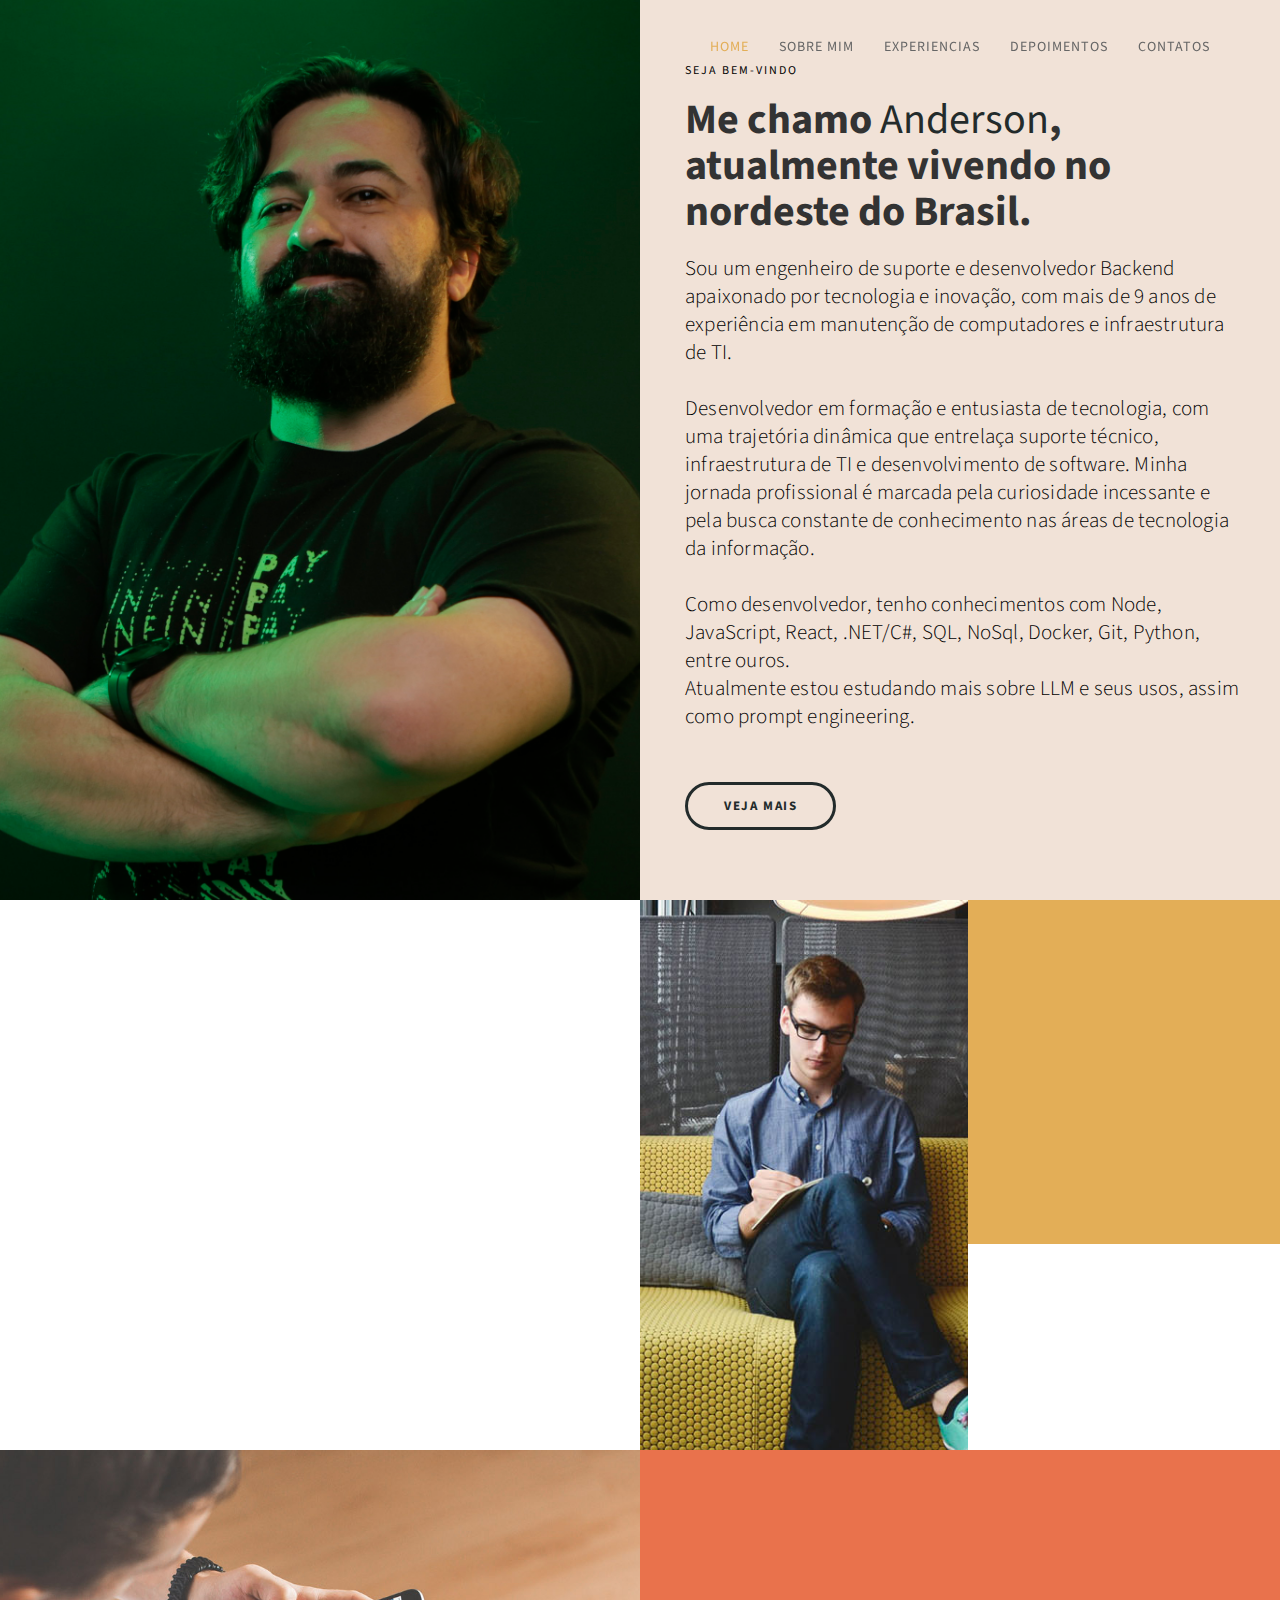
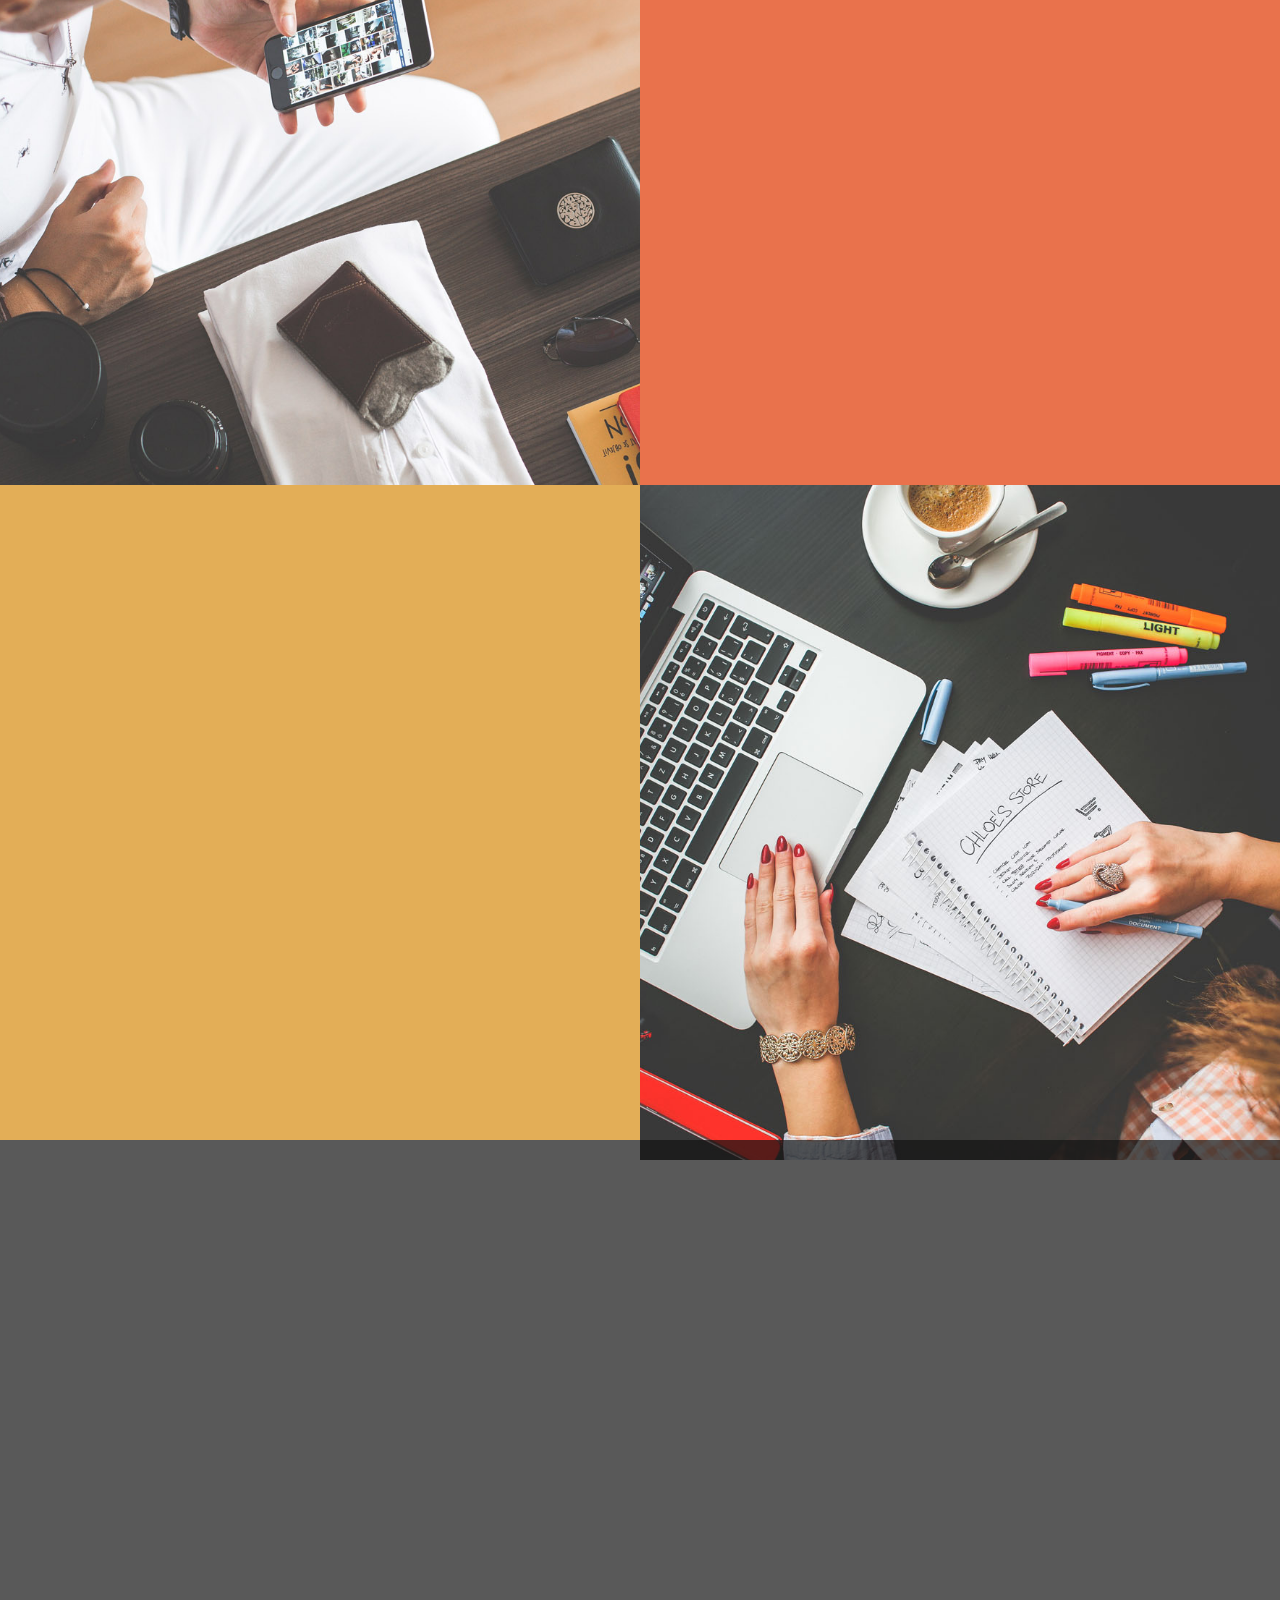
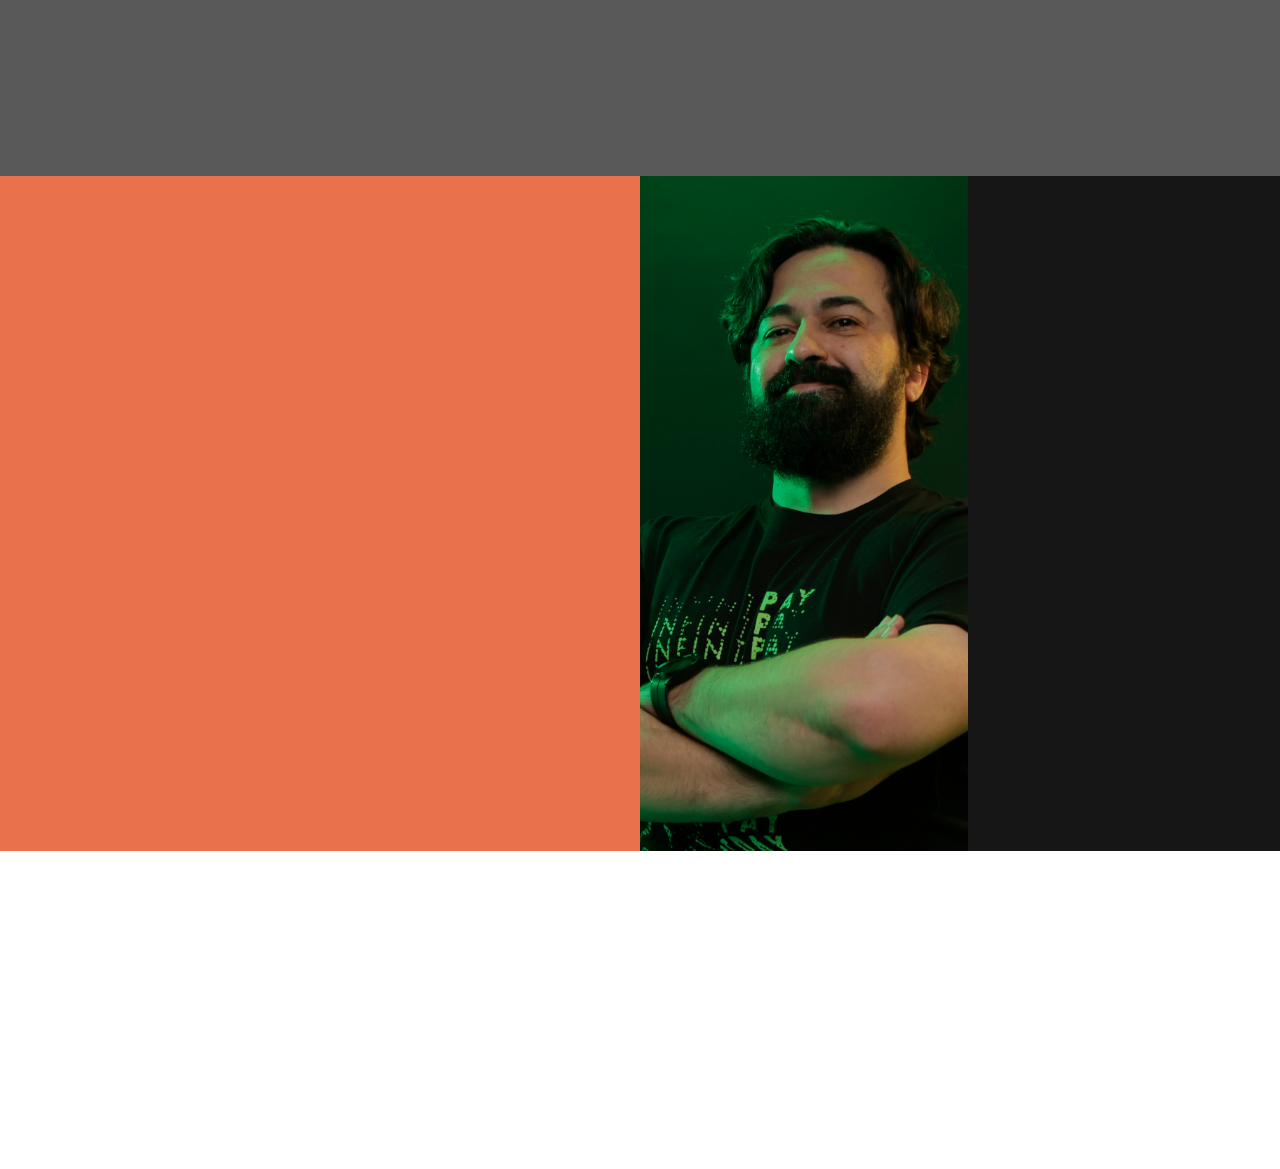
<file: index.html>
<!DOCTYPE html>
<html lang="pt-BR">
  <head>
    <meta charset="UTF-8" />
    <link rel="icon" href="./images/lambda.png" />
    <meta http-equiv="X-UA-Compatible" content="IE=Edge" />
    <meta
      name="description"
      content="Profissional desenvolvedor backend / suporte, com conhecimento na área de infraestrutura"
    />
    <meta
      name="keywords"
      content="resume, apresentação, institucional, backend, suporte"
    />
    <meta name="author" content="templatemo" />
    <meta
      name="viewport"
      content="width=device-width, initial-scale=1, maximum-scale=1"
    />

    <title>Anderson coelho goulart</title>
    <!--
Stimulus Template
http://www.templatemo.com/tm-498-stimulus
-->
    <link rel="stylesheet" href="css/bootstrap.min.css" />
    <link rel="stylesheet" href="css/animate.css" />
    <link rel="stylesheet" href="css/font-awesome.min.css" />
    <link rel="stylesheet" href="css/templatemo-style.css" />
    <link rel="stylesheet" href="./detail.css" />

    <link
      href="https://fonts.googleapis.com/css?family=Source+Sans+Pro:300,400,700"
      rel="stylesheet"
    />
  </head>
  <body data-spy="scroll" data-target=".navbar-collapse" data-offset="50">
    <!-- PRE LOADER -->

    <div class="preloader">
      <div class="spinner">
        <span class="spinner-rotate"></span>
      </div>
    </div>

    <!-- Navigation Section -->

    <div class="navbar navbar-fixed-top custom-navbar" role="navigation">
      <div class="container">
        <!-- navbar header -->
        <div class="navbar-header">
          <button
            class="navbar-toggle"
            data-toggle="collapse"
            data-target=".navbar-collapse"
          >
            <span class="icon icon-bar"></span>
            <span class="icon icon-bar"></span>
            <span class="icon icon-bar"></span>
          </button>
          <a href="#" class="navbar-brand"></a>
        </div>

        <div class="collapse navbar-collapse">
          <ul class="nav navbar-nav navbar-right">
            <li><a href="#home" class="smoothScroll">Home</a></li>
            <li><a href="#about" class="smoothScroll">Sobre mim</a></li>
            <li><a href="#experience" class="smoothScroll">Experiencias</a></li>
            <li><a href="#quotes" class="smoothScroll">Depoimentos</a></li>
            <li><a href="#contact" class="smoothScroll">Contatos</a></li>
          </ul>
        </div>
      </div>
    </div>

    <!-- Home Section -->

    <section id="home" class="parallax-section">
      <div class="container">
        <div class="row">
          <div class="col-md-6 col-sm-6">
            <div class="home-img"></div>
          </div>

          <div class="col-md-6 col-sm-6">
            <div class="home-thumb">
              <div class="section-title">
                <h4 class="wow fadeInUp" data-wow-delay="0.3s">
                  Seja Bem-vindo
                </h4>
                <h1 class="wow fadeInUp" data-wow-delay="0.6s">
                  Me chamo <strong>Anderson</strong>, atualmente vivendo no
                  nordeste do Brasil.
                </h1>
                <p class="wow fadeInUp" data-wow-delay="0.9s">
                  Sou um engenheiro de suporte e desenvolvedor Backend
                  apaixonado por tecnologia e inovação, com mais de 9 anos de
                  experiência em manutenção de computadores e infraestrutura de
                  TI.<br />
                  <br />
                  Desenvolvedor em formação e entusiasta de tecnologia, com uma
                  trajetória dinâmica que entrelaça suporte técnico,
                  infraestrutura de TI e desenvolvimento de software. Minha
                  jornada profissional é marcada pela curiosidade incessante e
                  pela busca constante de conhecimento nas áreas de tecnologia
                  da informação.<br />
                  <br />
                  Como desenvolvedor, tenho conhecimentos com Node, JavaScript,
                  React, .NET/C#, SQL, NoSql, Docker, Git, Python, entre ouros.
                  <br />
                  Atualmente estou estudando mais sobre LLM e seus usos, assim
                  como prompt engineering.
                </p>

                <a
                  href="#about"
                  class="wow fadeInUp smoothScroll section-btn btn btn-success"
                  data-wow-delay="1.4s"
                  >Veja mais</a
                >
              </div>
            </div>
          </div>
        </div>
      </div>
    </section>

    <!-- About Section -->

    <section id="about" class="parallax-section">
      <div class="container">
        <div class="row">
          <div class="col-md-6 col-sm-12">
            <div class="about-thumb">
              <div class="wow fadeInUp section-title" data-wow-delay="0.4s">
                <h1>Um pouco mais sobre mim</h1>
                <p class="color-yellow">Equilibrando a tecnologia com a vida</p>
              </div>
              <div class="wow fadeInUp" data-wow-delay="0.8s">
                <p>
                  Detenho formação acadêmica com graduação em Ciência da
                  Computação e tecnólogo em Análise e Desenvolvimento de
                  Sistemas. Pós-graduações em Arquitetura de Infraestrutura de
                  TI e Segurança de Redes. Possuo certificações internacionais
                  que atestam minha expertise técnica, como Oracle Cloud
                  Foundation, Google IT Professional e Cyber Security
                  Foundation.
                </p>
                <p>
                  Meu objetivo profissional é conquistar espaço no mercado de
                  desenvolvedor de sistemas BackEnd, com foco em crescer para a
                  área de Site Reliability Engineering (SRE), combinando minha
                  experiência técnica com habilidades de resolução de problemas
                  e inovação, mas estou aberto, no momento, a vagas de Customer
                  Support e outras na área de tecnologia.
                </p>
              </div>
            </div>
          </div>

          <div class="col-md-3 col-sm-6">
            <div class="background-image about-img"></div>
          </div>

          <div class="bg-yellow col-md-3 col-sm-6">
            <div class="skill-thumb">
              <div
                class="wow fadeInUp section-title color-white"
                data-wow-delay="1.2s"
              >
                <h1>My Skills</h1>
                <p class="color-white">Backend . Suporte . Linux</p>
              </div>

              <div class="wow fadeInUp skills-thumb" data-wow-delay="1.6s">
                <strong>FrontEnd</strong>
                <span class="color-white pull-right">30%</span>
                <div class="progress">
                  <div
                    class="progress-bar progress-bar-primary"
                    role="progressbar"
                    aria-valuenow="90"
                    aria-valuemin="0"
                    aria-valuemax="100"
                    style="width: 30%"
                  ></div>
                </div>

                <strong>BackEnd</strong>
                <span class="color-white pull-right">80%</span>
                <div class="progress">
                  <div
                    class="progress-bar progress-bar-primary"
                    role="progressbar"
                    aria-valuenow="70"
                    aria-valuemin="0"
                    aria-valuemax="100"
                    style="width: 80%"
                  ></div>
                </div>

                <strong>Suporte/Atendimento</strong>
                <span class="color-white pull-right">90%</span>
                <div class="progress">
                  <div
                    class="progress-bar progress-bar-primary"
                    role="progressbar"
                    aria-valuenow="80"
                    aria-valuemin="0"
                    aria-valuemax="100"
                    style="width: 90%"
                  ></div>
                </div>
              </div>
            </div>
          </div>
        </div>
      </div>
    </section>

    <!-- Experience Section -->

    <section id="experience" class="parallax-section">
      <div class="container">
        <div class="row">
          <div class="col-md-6 col-sm-6">
            <div class="background-image experience-img"></div>
          </div>

          <div class="col-md-6 col-sm-6">
            <div class="color-white experience-thumb">
              <div class="wow fadeInUp section-title" data-wow-delay="0.8s">
                <h1>Experiência</h1>
                <p class="color-white">Previous companies and my tasks</p>
              </div>

              <div class="wow fadeInUp color-white media" data-wow-delay="1.2s">
                <div class="media-object media-left">
                  <i class="fa fa-laptop"></i>
                </div>
                <div class="media-body">
                  <h3 class="media-heading">
                    Customer Support Engineer - CloudWalk <br />
                    <small>maio 2023 - novembro 2024</small>
                  </h3>
                  <p class="color-white">
                    - Deliver service and support to customers answering chats,
                    emails, and phone calls; - Provide responses to inquiries,
                    concerns, and requests about products and services; -
                    Determine issues by gathering customer information and by
                    diagnosing symptoms; - Troubleshoot technical and software
                    issues involving internet connectivity, login problems, and
                    more; - Constantly innovate through technology to improve
                    customer service and support processes. - Proactively
                    identify areas for improvement, suggest ways to implement
                    new technology to enhance our customer experience and follow
                    the execution.
                  </p>
                </div>
              </div>
            </div>
          </div>
        </div>
      </div>
    </section>

    <!-- Education Section -->

    <section id="education" class="parallax-section">
      <div class="container">
        <div class="row">
          <div class="col-md-6 col-sm-6">
            <div class="color-white education-thumb">
              <div class="wow fadeInUp section-title" data-wow-delay="0.8s">
                <h1>Formação</h1>
                <p class="color-white desc">
                  Apesar de minhas graduações, estou sempre buscando aprender
                  mais!
                </p>
              </div>

              <div class="wow fadeInUp color-white media" data-wow-delay="1.2s">
                <div class="media-object media-left">
                  <i class="fa fa-laptop"></i>
                </div>
                <div class="media-body">
                  <h3 class="media-heading">
                    Análise e Desenvolvimento de Sistemas (Anhanguera)<br /><small
                      >2020 - 2023 May</small
                    >
                  </h3>
                  <p class="color-white desc">
                    O curso de Análise e Desenvolvimento de Sistemas forma
                    profissionais para projetar, desenvolver e manter sistemas
                    computacionais, focando em programação, banco de dados e
                    engenharia de software.
                  </p>
                </div>
              </div>

              <div class="wow fadeInUp color-white media" data-wow-delay="1.6s">
                <div class="media-object media-left">
                  <i class="fa fa-laptop"></i>
                </div>
                <div class="media-body">
                  <h3 class="media-heading">
                    Ciência da computação (Universidade do estado so Rio Grande
                    do Norte)<br />
                    <small>Em andamento</small>
                  </h3>
                  <p class="color-white desc">
                    O curso de Ciência da Computação forma profissionais para
                    desenvolver soluções computacionais, abrangendo algoritmos,
                    programação, inteligência artificial e segurança.
                  </p>
                </div>
              </div>
            </div>
          </div>

          <div class="col-md-6 col-sm-6">
            <div class="background-image education-img"></div>
          </div>
        </div>
      </div>
    </section>

    <!-- Quotes Section -->

    <section id="quotes" class="parallax-section">
      <div class="overlay"></div>
      <div class="container">
        <div class="row">
          <div class="col-md-offset-1 col-md-10 col-sm-12">
            <i class="wow fadeInUp fa fa-star" data-wow-delay="0.6s"></i>
            <h2 class="wow fadeInUp" data-wow-delay="0.8s">
              Anderson é um profissional competente, dedicado, e apresenta uma
              excelente ética profissional, além de ter um mindset de
              crescimento, procurando sempre qualificações e aprimoramento de
              suas habilidades e qualidades profissionais.
            </h2>
            <p class="wow fadeInUp whitening" data-wow-delay="1s">
              Marcos Vinicius Diógenes (Citação parcial obtida no
              <a href="https://www.linkedin.com/in/acgoulart/" target="_blank"
                >LinkedIn</a
              >)
            </p>
          </div>
        </div>
      </div>
    </section>

    <!-- Contact Section -->

    <section id="contact" class="parallax-section">
      <div class="container">
        <div class="row">
          <div class="col-md-6 col-sm-12">
            <div class="contact-form">
              <div class="wow fadeInUp section-title" data-wow-delay="0.2s">
                <h1 class="color-white">Diga algo!</h1>
                <p class="color-white">
                  Temporariamente desativado, entre em contato pelos links ao
                  lado
                </p>
              </div>

              <div id="contact-form">
                <form action="#template-mo" method="post">
                  <div class="wow fadeInUp" data-wow-delay="1s">
                    <input
                      name="fullname"
                      type="text"
                      class="form-control"
                      id="fullname"
                      placeholder="Seu nome"
                    />
                  </div>
                  <div class="wow fadeInUp" data-wow-delay="1.2s">
                    <input
                      name="email"
                      type="email"
                      class="form-control"
                      id="email"
                      placeholder="Seu e-mail"
                    />
                  </div>
                  <div class="wow fadeInUp" data-wow-delay="1.4s">
                    <textarea
                      name="message"
                      rows="5"
                      class="form-control"
                      id="message"
                      placeholder="Escreva sua mensagem"
                    ></textarea>
                  </div>
                  <div
                    class="wow fadeInUp col-md-6 col-sm-8"
                    data-wow-delay="1.6s"
                  >
                    <input
                      name="submit"
                      type="submit"
                      class="form-control"
                      id="submit"
                      value="Enviar"
                    />
                  </div>
                </form>
              </div>
            </div>
          </div>

          <div class="col-md-3 col-sm-6">
            <div class="background-image contact-img"></div>
          </div>

          <div class="bg-dark col-md-3 col-sm-6">
            <div class="contact-thumb">
              <div class="wow fadeInUp contact-info" data-wow-delay="0.6s">
                <!-- <h3 class="color-white">Visit my office</h3>
                <p>456 New Street 22000, New York City, USA</p> -->
              </div>

              <div
                class="wow fadeInUp contact-info infoo"
                data-wow-delay="0.8s"
              >
                <h3 class="color-white">Contato.</h3>
                <p>
                  <i class="fa fa-envelope-o"></i>
                  <a href="mailto:anderson@acgoulart.pro"
                    >anderson@acgoulart.pro</a
                  >
                </p>
                <p>
                  <i class="fa fa-globe"></i>
                  <a href="https://acgoulart.pro">acgoulart.pro</a>
                </p>

                <p>
                  <i class="fa fa-globe"></i>
                  <a href="https://github.com/acgoularthub"
                    >github.com/acgoularthub</a
                  >
                </p>

                <p>
                  <i class="fa fa-linkedin"></i>
                  <a href="https://www.linkedin.com/in/acgoulart/"
                    >linkedin.com/in/acgoulart</a
                  >
                </p>
              </div>
            </div>
          </div>
        </div>
      </div>
    </section>

    <!-- Footer Section -->

    <footer>
      <div class="container">
        <div class="row">
          <div class="col-md-12 col-sm-12">
            <div class="wow fadeInUp footer-copyright" data-wow-delay="1.8s">
              <p>
                Copyright &copy; 2025 Anderson Coelho Goulart | Design:
                <a href="https://templatemo.com/" target="_parent"
                  >templatemo</a
                >
              </p>
            </div>
            <!-- <ul class="wow fadeInUp social-icon" data-wow-delay="2s">
              <li><a href="#" class="fa fa-facebook"></a></li>
              <li><a href="#" class="fa fa-twitter"></a></li>
              <li><a href="#" class="fa fa-google-plus"></a></li>
              <li><a href="#" class="fa fa-dribbble"></a></li>
              <li><a href="#" class="fa fa-linkedin"></a></li>
            </ul> -->
          </div>
        </div>
      </div>
    </footer>

    <!-- SCRIPTS -->

    <script src="js/jquery.js"></script>
    <script src="js/bootstrap.min.js"></script>
    <script src="js/jquery.parallax.js"></script>
    <script src="js/smoothscroll.js"></script>
    <script src="js/wow.min.js"></script>
    <script src="js/custom.js"></script>
  </body>
</html>
</file>
<file: css/templatemo-style.css>
/*

Stimulus Template

http://www.templatemo.com/tm-498-stimulus

*/

body {
	background: #ffffff;
    font-family: 'Source Sans Pro', sans-serif;
    font-style: normal;
	font-weight: 300;
    overflow-x: hidden;
}

html,body {
  width: 100%;
  height: 100%;
}


/*---------------------------------------
    Typorgraphy              
-----------------------------------------*/

h1,h2,h3,h4,h5,h6 {
  font-style: normal;
  font-weight: 300;
}

h1,h2,h3 {
  font-weight: 300;
}

h1 {
  font-size: 42px;
  padding-bottom: 14px;
  margin-bottom: 0px;
}

h2 {
  font-size: 42px;
  line-height: 52px;
  margin-top: 0px;
}

h3 {
  font-size: 26px;
  line-height: 32px;
  padding-bottom: 6px;
}

h4 {
  color: #999;
  font-size: 12px;
  font-weight: normal;
  letter-spacing: 2px;
  text-transform: uppercase;
  padding-top: 6px;
}

h5 {
  color: #666666;
}

strong {
  color: #232B2B;
  font-weight: normal;
}

p {
    color: #888;
    font-size: 16px;
    font-weight: 300;
    line-height: 28px;
    letter-spacing: 0.2px;
}

.section-btn {
  background-color: transparent;
  border: 3px solid #232B2B;
  border-radius: 100px;
  color: #232B2B;
  font-size: 13px;
  font-weight: bold;
  letter-spacing: 1.6px;
  padding: 12px 36px;
  margin-top: 42px;
  transition: all 0.4s ease-in-out;
  text-transform: uppercase;
}

.section-btn:hover {
  background: #E3AE57;
  border-color: transparent;
  color: #ffffff;
}

.btn-success:focus {
  background-color: #000;
  border-color: transparent;
}

.parallax-section {
  background-attachment: fixed !important;
  background-size: cover !important;
}

.section-title {
  position: relative;
  padding-bottom: 22px;
}

#about,
#service,
#experience,
#education,
#contact {
  position: relative;
}

#home .container,
#about .container, 
#experience .container,
#service .container,
#education .container,
#contact .container {
  width: 100%;
  padding: 0;
  margin: 0;
}

#experience .experience-thumb,
#education .education-thumb  {
  padding: 22px 42px 42px 42px;
}

#service,
#quotes,
footer {
  text-align: center;
}

#experience,
#education {
  background: #E9724C;
}

.background-image {
    background-position: 50% 50% !important;
    background-size: cover !important;
    width: 100%;
    height: 100%;
    min-height: 75vh;
    position: absolute;
    top: 0;
    right: 0;
    bottom: 0;
    left: 0;
}

.color-white {
  color: #ffffff;
}

.color-yellow {
  color: #E3AE57;
}

.bg-yellow {
  background: #E3AE57;
}

.bg-white {
  background: #ffffff;
}

.bg-dark {
  background: #161616;
}



/*---------------------------------------
    General               
-----------------------------------------*/

html{
  -webkit-font-smoothing: antialiased;
}

a {
  color: #E3AE57;
  -webkit-transition: 0.5s;
  -o-transition: 0.5s;
  transition: 0.5s;
  text-decoration: none !important;
}
a:hover, a:active, a:focus {
  color: #E3AE57;
  outline: none;
}

* {
  -webkit-box-sizing: border-box;
  -moz-box-sizing: border-box;
  box-sizing: border-box;
}

*:before,
*:after {
  -webkit-box-sizing: border-box;
  -moz-box-sizing: border-box;
  box-sizing: border-box;
}



/*---------------------------------------
    Preloader section              
-----------------------------------------*/

.preloader {
  position: fixed;
  top: 0;
  left: 0;
  width: 100%;
  height: 100%;
  z-index: 99999;
  display: flex;
  flex-flow: row nowrap;
  justify-content: center;
  align-items: center;
  background: none repeat scroll 0 0 #ffffff;
}

.spinner {
  border: 1px solid transparent;
  border-radius: 5px;
  position: relative;
}

.spinner:before {
  content: '';
  box-sizing: border-box;
  position: absolute;
  top: 50%;
  left: 50%;
  width: 30px;
  height: 30px;
  margin-top: -10px;
  margin-left: -10px;
  border-radius: 50%;
  border: 2px solid #E3AE57;
  border-top-color: #f9f9f9;
  animation: spinner .6s linear infinite;
}

@-webkit-@keyframes spinner {
  to {transform: rotate(360deg);}
}

@keyframes spinner {
  to {transform: rotate(360deg);}
}



/*---------------------------------------
    Navigation section              
-----------------------------------------*/

.custom-navbar {
    margin-bottom: 0;
    background-color: #ffffff;
}

.custom-navbar .navbar-brand {
    color: #333;
	text-shadow: 1px 1px #fff;
    font-weight: bold;
    font-size: 24px;
    line-height: 35px;
    letter-spacing: 1px;
}

.custom-navbar .nav li a {
    color: #666;
    font-size: 14px;
    font-weight: 400;
    letter-spacing: 1px;
    text-transform: uppercase;
    line-height: 40px;
    transition: all 0.4s ease-in-out;
}

.custom-navbar .nav li a:hover {
    background: transparent;
    color: #E3AE57;
}

.custom-navbar .navbar-nav > li > a:hover,
.custom-navbar .navbar-nav > li > a:focus {
  background-color: transparent;
}

.custom-navbar .nav li.active > a {
    background-color: transparent;
    color: #E3AE57;
}

.custom-navbar .navbar-toggle {
    border: none;
    padding-top: 10px;
}

.custom-navbar .navbar-toggle {
    background-color: transparent;
}

.custom-navbar .navbar-toggle .icon-bar {
    background: #E3AE57;
    border-color: transparent;
}

@media(min-width:768px) {
    .custom-navbar {
        padding: 12px 0;
        border-bottom: 0;
        background: 0 0; 
    }
    .custom-navbar.top-nav-collapse {
        background: #ffffff;
        box-shadow: 0px 2px 8px 0px rgba(50, 50, 50, 0.08);
        padding: 0;
    }

}



/*---------------------------------------
    Home section              
-----------------------------------------*/

#home h1 {
  padding-bottom: 18px;
}

#home .col-md-6 {
  background: #f1e2d7;
/* light blue color: #c3eafd; */
  padding-right: 0;
  padding-left: 0;
}

#home .home-img {
  background: url('../images/home-img.jpg') no-repeat;
  background-size: cover;
  background-position: 50% 50%;
  width: 100%;
  height: 100vh;
}

#home .home-thumb {
  display: -webkit-box;
  display: -webkit-flex;
  display: -ms-flexbox;
  display: flex;
  -webkit-box-align: center;
  -webkit-align-items: center;
  -ms-flex-align: center;
  align-items: center;
  height: 100vh;
  padding: 0 45px 0 45px;
}



/*---------------------------------------
   About section              
-----------------------------------------*/

#about .about-img {
    background: url('../images/about-img.jpg') no-repeat;
}

#about .about-thumb,
#about .skill-thumb {
  padding: 22px 32px 32px 32px;
}

#about .progress {
  background: #ffffff;
  border-radius: 0px;
  box-shadow: none;
  height: 2px;
}

#about .progress-bar-primary {
  background: #232B2B;
}

#about strong,
#about span {
  font-weight: bold;
  display: inline-block;
  padding-bottom: 8px;
}



/*---------------------------------------
    Service section              
-----------------------------------------*/

#service {
  background: #E9724C;
}

#service p {
  font-size: 18px;
  line-height: 30px;
}

#service .service-thumb {
  padding: 52px 22px 52px 22px;
}

#service .service-thumb .fa {
  font-size: 42px;
  padding-bottom: 22px;
}



/*---------------------------------------
    Experience section              
-----------------------------------------*/

#experience .experience-img {
  background: url('../images/experience-img.jpg') no-repeat;
}

#experience .media-heading {
  margin-bottom: 0px;
}

#experience .media .fa {
  font-size: 42px;
  margin-right: 14px;
}

#experience small {
  color: #633;
  font-weight: bold;
}

/*---------------------------------------
    Education section              
-----------------------------------------*/

#education {
  background: #E3AE57;
}

#education .education-img {
  background: url('../images/education-img.jpg') no-repeat;
}

#education .media-heading {
  margin-bottom: 0px;
}

#education .media .fa {
  font-size: 42px;
  margin-right: 14px;
}

#education small {
  color: #886D1E;
  font-weight: bold;
}



/*---------------------------------------
   Quotes section              
-----------------------------------------*/

#quotes {
    background: url('../images/quotes-bg.jpg') 50% 0 repeat-y fixed;
    background-size: cover;
    background-position: center center;
    color: #ffffff;
    position: relative;
    padding: 100px 0px;
}

#quotes .overlay {
    background: #121212;
    width: 100%;
    height: 100%;
    position: absolute;
    top: 0;
    opacity: 0.7;
}

#quotes .fa {
  font-size: 42px;
  margin-top: 32px;
  margin-bottom: 22px;
}

#quotes p {
  padding-top: 32px;
}


/*---------------------------------------
    Contact section              
-----------------------------------------*/

#contact {
  background: #E9724C;
}

#contact .contact-form,
#contact .contact-thumb {
  padding: 22px 32px 22px 32px;
  min-height: 75vh;
}

#contact .contact-img {
  background: url('../images/contact-img.jpg') no-repeat;
  min-height: 75vh;
}

#contact .contact-info {
  padding-top: 6px;
  padding-bottom: 6px;
}

#contact .form-control::-moz-placeholder{color:#ffffff;opacity:1}
#contact .form-control:-ms-input-placeholder{color:#ffffff}
#contact .form-control::-webkit-input-placeholder{color:#ffffff}

#contact .form-control {
  background: transparent;
  border: none;
  border-bottom: 1px solid #E3AE57;
  border-radius: 0px;
  box-shadow: none;
  color: #ffffff;
  font-size: 18px;
  margin-top: 10px;
  margin-bottom: 25px;
  transition: all 0.4s ease-in-out;
}

#contact .form-control:focus {
  border-bottom-color: #ffffff;
}

#contact input {
  height: 45px;
}

#contact input[type="submit"] {
  background: #ffffff;
  border: 2px solid transparent;
  border-radius: 40px;
  color: #161616;
  padding-bottom: 10px;
}

#contact input[type="submit"]:hover {
  background: transparent;
  border-color: #ffffff;
  color: #ffffff;
}

#contact .fa {
  padding-right: 10px;
}



/*---------------------------------------
   Footer section              
-----------------------------------------*/

footer {
    padding: 140px 0px;
}



/*---------------------------------------
   Social icon             
-----------------------------------------*/

.social-icon {
    position: relative;
    padding: 0;
    margin: 0;
    text-align: center;
}

.social-icon li {
    display: inline-block;
    list-style: none;
}

.social-icon li a {
    border: 2px solid transparent;
    color: #999;
    border-radius: 100px;
    cursor: pointer;
    font-size: 16px;
    text-decoration: none;
    transition: all 0.4s ease-in-out;
    width: 50px;
    height: 50px;
    line-height: 50px;
    text-align: center;
    vertical-align: middle;
    position: relative;
    margin: 22px 4px 10px 4px;
}

.social-icon li a:hover {
    background: #E3AE57;
    border-color: #ffffff;
    color: #ffffff;
    transform: scale(1.1);
}



/*---------------------------------------
   Mobile Responsive         
-----------------------------------------*/

@media only screen and (max-width: 580px) {
  h1 {
    font-size: 32px;
  }

  h2 {
    font-size: 28px;
    line-height: inherit;
  }

  h3 {
    font-size: 22px;
    line-height: inherit;
  }
}

@media only screen and (max-width: 767px) {
  .custom-navbar .navbar-brand {
    line-height: 18px;
  }

  #home .home-thumb {
    height: auto;
    padding-top: 32px;
    padding-bottom: 12px;
  }

  #home .container,
  #about .container, 
  #experience .container,
  #service .container,
  #education .container,
  #contact .container {
    padding-right: 15px;
    padding-left: 15px;
  }

  #about .col-md-3,
  #experience .col-md-6,
  #education .col-md-6,
  #contact .col-md-3 {
    padding: 0;
    margin: 0;
  }

  .background-image {
    position: relative;
    min-height: 65vh;
  }
}

@media only screen and (max-width: 1024px) {
  .section-title {
    padding-bottom: 12px;
  }

  footer {
    padding: 40px 0;
  }
}
</file>
<file: detail.css>
p {
  color: black;
  font-size: 1.5em;
}

h1 {
  font-weight: bold;
}

h4 {
  color: black;
}

.infoo p {
  color: lightgrey;
}

.desc {
  font-size: 1.2em;
}

.whitening {
  color: white;
}
</file>
